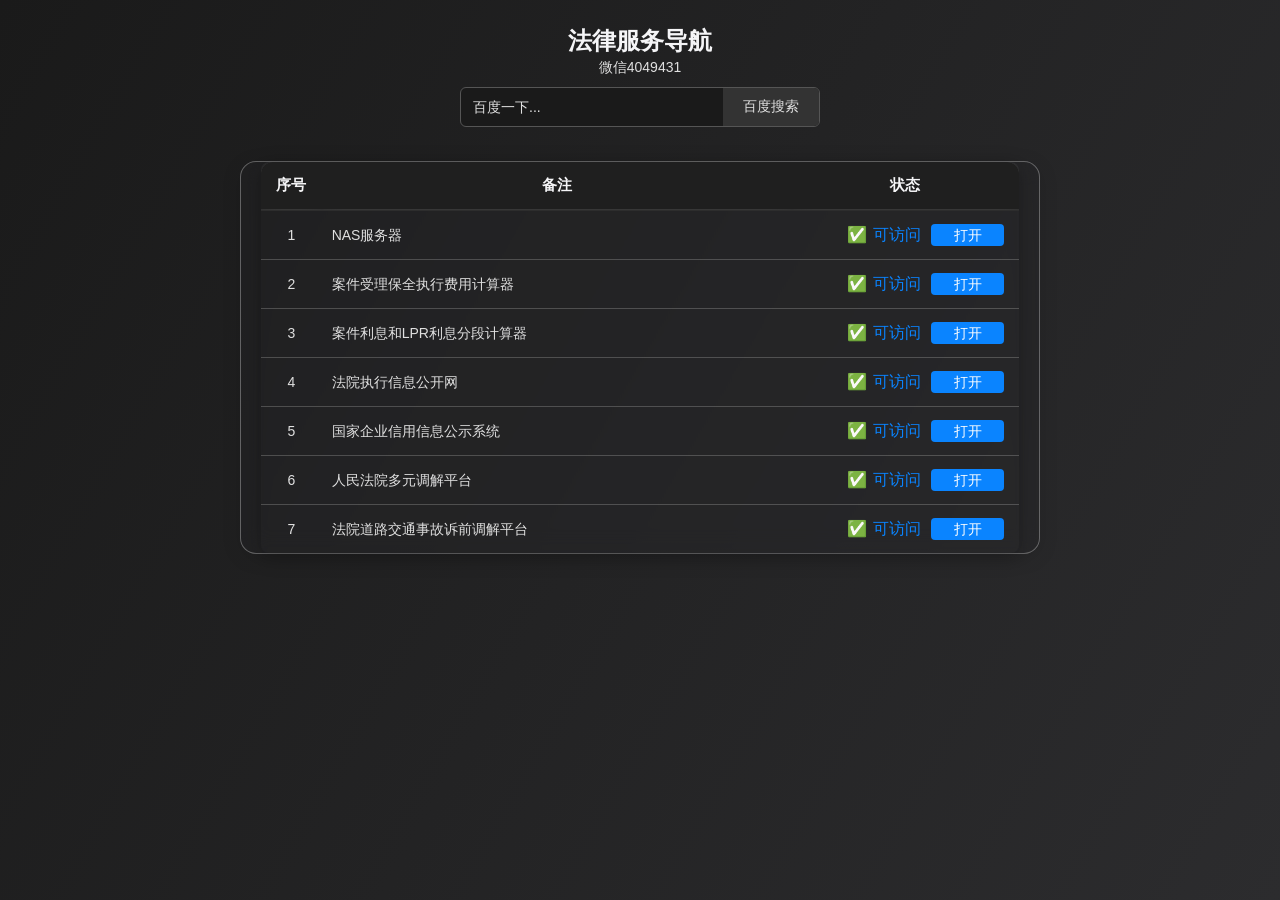
<file: index.htm>
<html lang="zh-CN">
<head>
    <meta charset="utf-8">
    <meta name="viewport" content="width=device-width, initial-scale=1, shrink-to-fit=no">
    <link rel="favicon" href="favicon.ico">
    <title>法律服务导航</title>
    <meta name="keywords" content="法律服务" />
    <meta name="description" content="法律服务" />
    <link rel="stylesheet" href="style.css" type="text/css" />
    
    <style>
        body {
            display: flex;
            flex-direction: column;
            justify-content: flex-start;
            align-items: center;
            padding-top: 25px; 
            margin: 0;
            box-sizing: border-box;
            height: 100vh;
        }

        header {
            margin-bottom: 12px; 
            text-align: center;
            width: 100%;
            max-width: 400px; 
            padding: 0 20px;
            box-sizing: border-box;
        }

        header h1 {
            margin: 0 0 2px 0;
            font-size: 24px;
        }

        /* 微信文字：字号14 #e0e0e0 同表格备注 */
        header span {
            display: block;
            margin-bottom: 10px; 
            font-size: 14px;
            color: #e0e0e0;
        }

        /* 百度搜索框容器 */
        .search-box {
            display: flex;
            align-items: center;
            justify-content: center;
            width: 100%;
            margin: 0 auto 6px auto;
        }

        .search-box form {
            display: flex;
            width: 100%;
            border: 1px solid #555;
            border-radius: 6px;
            overflow: hidden;
            background-color: #1a1a1a;
            transition: border-color 0.3s ease;
        }

        .search-box form:focus-within {
            border-color: #999;
        }

        /* 输入框文字+占位 14 #e0e0e0 */
        .search-input {
            flex: 1;
            border: none;
            background: transparent;
            padding: 11px 12px;
            color: #e0e0e0;
            font-size: 14px;
            outline: none;
        }
        .search-input::placeholder {
            color: #e0e0e0 !important;
            opacity:1;
        }

        /* 搜索按钮文字同规格 */
        .search-btn {
            border: none;
            background-color: #333; 
            color: #e0e0e0;
            padding: 0 20px;
            font-size: 14px;
            cursor: pointer;
            transition: background-color 0.2s, color 0.2s;
        }
        .search-btn:hover {
            background-color: #444; 
            color: #ffffff;            
        }

        /* 表格区域 */
        .container {
            width: 100%;
            max-width: 800px; 
            padding: 0 20px;
            box-sizing: border-box;
        }
        .table-wrapper {
            max-height: 60vh; 
            overflow-y: auto;  
            border-radius: 8px;
            box-shadow: 0 4px 20px rgba(0,0,0,0.25);
            scroll-behavior: smooth;
        }
        table {
            width: 100%;
            border-collapse: collapse;
            table-layout: fixed; 
        }
        th, td {
            padding: 12px 10px !important; 
            line-height: 1.5 !important;   
            vertical-align: middle;        
            box-sizing: border-box;
        }
        thead th {
            position: sticky;
            top: 0;
            background-color: #1f1f1f; 
            z-index: 10;
            border-bottom: 2px solid #2d2d2d;
            text-align: center !important; 
        }
        tbody td {
            text-align: left; 
            color: #e0e0e0;
            font-size:14px;
        }
        table tr td:first-child {
            text-align: center !important; 
        }
        tbody tr {
            background-color: transparent;
            transition: background-color 0.35s cubic-bezier(0.25, 0.8, 0.25, 1);
        }
        tbody tr:hover {
            background-color: rgba(255, 255, 255, 0.05) !important; 
        }
        td a.memo-link {
            color: inherit;               
            text-decoration: none !important; 
            display: block;               
            width: 100%;
        }
        td a.memo-link:hover {
            opacity: 0.85;                   
        }
        td.status {
            white-space: nowrap; 
            overflow: hidden;
            text-overflow: clip;
            display: flex;                  
            justify-content: flex-end;      
            align-items: center;            
            height: 100%;                   
            padding-right: 15px !important; 
        }
        td.status span.status-text {
            margin-right: 10px;             
        }
        td.status a.open-link {
            display: inline-block;
            line-height: 1;
            padding: 4px 14px !important;   
            min-width: 45px;                
            text-align: center;
            margin: 0;
            vertical-align: middle;
            text-decoration: none;
            border-radius: 4px;             
        }
    </style>
</head>
<body class="dark-mode">
<header>
    <h1>法律服务导航</h1>
    <span>微信4049431</span>
    
    <div class="search-box">
        <form action="https://www.baidu.com/s" method="get" target="_blank">
            <input type="text" name="wd" class="search-input" placeholder="百度一下..." required>
            <button type="submit" class="search-btn">百度搜索</button>
        </form>
    </div>
</header>

<div class="container">
    <div class="table-wrapper">
        <table>
            <thead>
                <tr>
                    <th style="width: 8%;">序号</th>
                    <th style="width: 62%;">备注</th>
                    <th style="width: 30%;">状态</th>
                </tr>
            </thead>
            <tbody id="website-list">
                <tr data-url="http://5ddd.com/gaibian">
                    <td>1</td>
                    <td><a href="http://5ddd.com/gaibian" target="_blank" class="memo-link">NAS服务器</a></td>
                    <td class="status"></td>
                </tr>
                <tr data-url="http://tool.342652.xyz/ssf/">
                    <td>2</td>
                    <td><a href="http://tool.342652.xyz/ssf/" target="_blank" class="memo-link">案件受理保全执行费用计算器</a></td>
                    <td class="status"></td>
                </tr>
                <tr data-url="http://tool.342652.xyz/lpr/">
                    <td>3</td>
                    <td><a href="http://tool.342652.xyz/lpr/" target="_blank" class="memo-link">案件利息和LPR利息分段计算器</a></td>
                    <td class="status"></td>
                </tr>
                <tr data-url="https://zxgk.court.gov.cn/zhzxgk/">
                    <td>4</td>
                    <td><a href="https://zxgk.court.gov.cn/zhzxgk/" target="_blank" class="memo-link">法院执行信息公开网</a></td>
                    <td class="status"></td>
                </tr>
                <tr data-url="https://www.gsxt.gov.cn/index.html">
                    <td>5</td>
                    <td><a href="https://www.gsxt.gov.cn/index.html" target="_blank" class="memo-link">国家企业信用信息公示系统</a></td>
                    <td class="status"></td>
                </tr>
                <tr data-url="https://tiaojie.court.gov.cn/tjy/#/login">
                    <td>6</td>
                    <td><a href="https://tiaojie.court.gov.cn/tjy/#/login" target="_blank" class="memo-link">人民法院多元调解平台</a></td>
                    <td class="status"></td>
                </tr>
                    <tr data-url="https://jttj.court.gov.cn/#/homePageLogin/appraisal">
                    <td>7</td>
                    <td><a href="https://jttj.court.gov.cn/#/homePageLogin/appraisal" target="_blank" class="memo-link">法院道路交通事故诉前调解平台</a></td>
                    <td class="status"></td>
                </tr>
            </tbody>
        </table>
    </div>
</div>
<script src="check.js"></script>
</body>
</html>
</file>
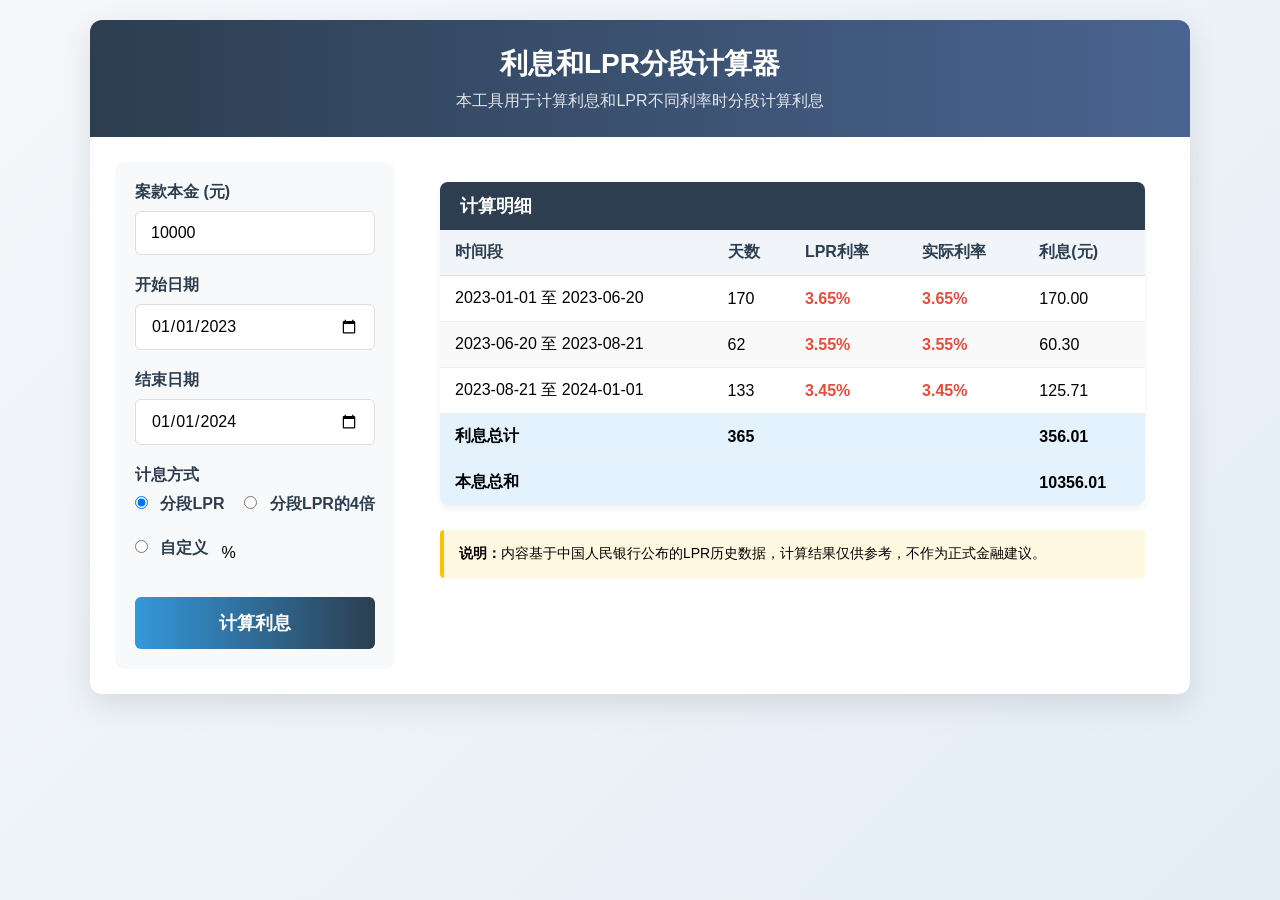
<file: lpr/index.htm>
<html lang="zh-CN">
<head>
    <meta charset="UTF-8">
    <link rel="Bookmark" href="http://www.fawu.xyz/favicon.ico">
    <title>利息和LPR分段计算器</title>
    <meta name = "keywords" content = "利息和LPR分段计算器">
    <style>
        * {
            box-sizing: border-box;
            margin: 0;
            padding: 0;
            font-family: 'Segoe UI', Tahoma, Geneva, Verdana, sans-serif;
        }
        
        body {
            background: linear-gradient(135deg, #f5f7fa 0%, #e4edf5 100%);
            min-height: 100vh;
            padding: 20px;
            display: flex;
            justify-content: center;
            align-items: flex-start; /* 页面内容从顶部开始对齐 */
        }
        
        .container {
            max-width: 1100px;
            width: 100%;
            background: white;
            border-radius: 12px;
            box-shadow: 0 10px 30px rgba(0, 0, 0, 0.1);
            overflow: hidden;
        }
        
        header {
            background: linear-gradient(to right, #2c3e50, #4a6491);
            color: white;
            padding: 25px 30px;
            text-align: center;
        }
        
        header h1 {
            font-size: 28px;
            margin-bottom: 8px;
        }
        
        header p {
            opacity: 0.85;
            font-size: 16px;
        }
        
        .content {
            display: flex;
            flex-wrap: wrap;
            padding: 25px;
            align-items: flex-start; /* 确保内容部分从左上角对齐 */
        }
        
        .input-section {
            flex: 1;
            min-width: 280px;
            max-width: 320px;
            padding: 20px;
            background: #f8f9fa;
            border-radius: 10px;
            margin-right: 25px;
            min-height: 400px; /* 设置固定高度，确保不同选项下高度一致 */
        }
        
        .result-section {
            flex: 3;
            min-width: 500px;
            padding: 20px;
        }
        
        .form-group {
            margin-bottom: 20px;
        }
        
        .form-group label {
            display: block;
            margin-bottom: 8px;
            font-weight: 600;
            color: #2c3e50;
        }
        
        .form-group input, 
        .form-group select {
            width: 100%;
            padding: 12px 15px;
            border: 1px solid #ddd;
            border-radius: 6px;
            font-size: 16px;
            background: white;
        }
        
        .radio-group {
            display: flex;
            gap: 20px;
            margin-bottom: 15px;
        }
        
        .radio-option {
            display: flex;
            align-items: center;
            cursor: pointer;
        }
        
        .radio-option input {
            width: auto;
            margin-right: 8px;
        }
        
        .custom-rate-row {
            display: flex;
            align-items: center;
            gap: 8px;
            margin-top: 8px;
        }
        
        .custom-rate-label {
            flex: 0 0 auto;
            padding-right: 10px;
        }
        
        .custom-rate-input-container {
            flex: 1;
        }
        
        .custom-rate-input {
            width: 100%;
            padding: 10px;
            border: 1px solid #ddd;
            border-radius: 4px;
            font-size: 14px;
            width: 60px;
            height: 30px;
        }
        
        .custom-rate-unit {
            width: 60px;
            padding: 5px;
        }

        /* 移除数字输入框的上下箭头 */
        input[type="number"] {
            -moz-appearance: textfield; /* Firefox */
        }
        
        input[type="number"]::-webkit-inner-spin-button,
        input[type="number"]::-webkit-outer-spin-button {
            -webkit-appearance: none; /* Chrome, Safari, Edge */
        }
        
        .calculate-btn {
            background: linear-gradient(to right, #3498db, #2c3e50);
            color: white;
            border: none;
            padding: 14px 20px;
            font-size: 18px;
            border-radius: 6px;
            cursor: pointer;
            width: 100%;
            font-weight: 600;
            transition: all 0.3s ease;
            margin-top: 10px;
        }
        
        .calculate-btn:hover {
            transform: translateY(-2px);
            box-shadow: 0 5px 15px rgba(52, 152, 219, 0.4);
        }
        
        .result-header {
            display: flex;
            justify-content: space-between;
            align-items: center;
            margin-bottom: 20px;
            padding-bottom: 15px;
            border-bottom: 1px solid #eee;
        }
        
        .result-header h2 {
            color: #2c3e50;
            font-size: 24px;
        }
        
        .summary {
            background: linear-gradient(to right, #f8f9fa, #e9ecef);
            border-radius: 8px;
            padding: 20px;
            margin-bottom: 25px;
            box-shadow: 0 4px 6px rgba(0, 0, 0, 0.05);
        }
        
        .total-amount-section {
            flex-basis: 100%;
            padding: 10px;
            border-top: 1px dashed #ccc;
            margin-top: 5px;
            display: flex;
            justify-content: space-between;
            align-items: center;
        }
        
        .total-amount-label {
            font-size: 16px;
            font-weight: 600;
            color: #2c3e50;
        }
        
        .total-amount-value {
            font-size: 22px;
            font-weight: 700;
            color: #e74c3c;
        }
        
        .details {
            background: white;
            border-radius: 8px;
            overflow: hidden;
            box-shadow: 0 4px 6px rgba(0, 0, 0, 0.05);
        }
        
        .details h3 {
            background: #2c3e50;
            color: white;
            padding: 12px 20px;
            font-size: 18px;
        }
        
        .table-container {
            overflow-x: auto;
        }
        
        table {
            width: 100%;
            border-collapse: collapse;
        }
        
        th {
            background: #f1f5f9;
            padding: 12px 15px;
            text-align: left;
            font-weight: 600;
            color: #2c3e50;
            border-bottom: 1px solid #ddd;
        }
        
        td {
            padding: 12px 15px;
            border-bottom: 1px solid #eee;
        }
        
        tr:last-child td {
            border-bottom: none;
        }
        
        tr:nth-child(even) {
            background-color: #f9f9f9;
        }
        
        .highlight {
            background-color: #e3f2fd !important;
            font-weight: 600;
        }
        
        .lpr-value {
            color: #e74c3c;
            font-weight: 600;
        }
        
        .multiplied {
            color: #27ae60;
            font-weight: 600;
        }
        
        .disclaimer {
            background: #fff8e1;
            border-left: 4px solid #ffc107;
            padding: 15px;
            margin-top: 25px;
            border-radius: 4px;
            font-size: 14px;
        }
        
        @media (max-width: 900px) {
            .content {
                flex-direction: column;
                padding: 15px;
            }
            
            .input-section {
                margin-right: 0;
                margin-bottom: 20px;
                max-width: 100%;
            }
            
            .result-section {
                min-width: 100%;
            }
        }
        
        @media (max-width: 500px) {
            .summary-item {
                flex-basis: 100%;
            }
        }
    </style>
</head>
<body>
    <div class="container">
        <header>
            <h1>利息和LPR分段计算器</h1>
            <p>本工具用于计算利息和LPR不同利率时分段计算利息</p>
        </header>
        
        <div class="content">
            <div class="input-section">
                <div class="form-group">
                    <label for="principal">案款本金 (元)</label>
                    <input type="number" id="principal" value="10000" min="1">
                </div>
                
                <div class="form-group">
                    <label for="start-date">开始日期</label>
                    <input type="date" id="start-date" value="2023-01-01">
                </div>
                
                <div class="form-group">
                    <label for="end-date">结束日期</label>
                    <input type="date" id="end-date" value="2024-01-01">
                </div>
                
                <div class="form-group">
                    <label>计息方式</label>
                    <div class="radio-group">
                        <label class="radio-option">
                            <input type="radio" name="interest-type" value="average" checked>
                            分段LPR
                        </label>
                        <label class="radio-option">
                            <input type="radio" name="interest-type" value="multiplied">
                            分段LPR的4倍
                        </label>
                    </div>
                    
                    <div class="custom-rate-row">
                        <label class="radio-option">
                            <input type="radio" name="interest-type" value="custom">
                            <span style="margin-right: 5px;">自定义</span>
                        </label>
                        <input type="number" id="custom-rate" class="custom-rate-input" placeholder="0.0" style="width: 55px; margin-right: 5px;">
                        <span style="margin-right: 5px;">%</span>
                        <select id="custom-rate-unit" class="custom-rate-unit" style="width: 50px; padding: 5px;">
                            <option value="year">年</option>
                            <option value="month">月</option>
                        </select>
                    </div>
                </div>
                
                <button id="calculate-btn" class="calculate-btn">计算利息</button>
            </div>
            
            <div class="result-section">
                <div class="details">
                    <h3>计算明细</h3>
                    <div class="table-container">
                        <table id="details-table">
                            <thead>
                                <tr>
                                    <th>时间段</th>
                                    <th>天数</th>
                                    <th>LPR利率</th>
                                    <th>实际利率</th>
                                    <th>利息(元)</th>
                                </tr>
                            </thead>
                            <tbody>
                                <tr>
                                    <td>2023-01-01 至 2023-06-20</td>
                                    <td>170</td>
                                    <td class="lpr-value">3.65%</td>
                                    <td class="lpr-value">3.65%</td>
                                    <td>170.00</td>
                                </tr>
                                <tr>
                                    <td>2023-06-20 至 2023-08-21</td>
                                    <td>62</td>
                                    <td class="lpr-value">3.55%</td>
                                    <td class="lpr-value">3.55%</td>
                                    <td>60.30</td>
                                </tr>
                                    <td>2023-08-21 至 2024-01-01</td>
                                    <td>133</td>
                                    <td class="lpr-value">3.45%</td>
                                    <td class="lpr-value">3.45%</td>
                                    <td>125.71</td>
                                </tr>
                                <tr class="highlight">
                                    <td><strong>利息总计</strong></td>
                                    <td><strong>365</strong></td>
                                    <td></td>
                                    <td></td>
                                    <td><strong>356.01</strong></td>
                                </tr>
                                <tr class="highlight">
                                    <td><strong>本息总和</strong></td>
                                    <td></td>
                                    <td></td>
                                    <td></td>
                                    <td><strong>10356.01</strong></td>
                                </tr>
                            </tbody>
                        </table>
                    </div>
                </div>
                
                <div class="disclaimer">
                    <p><strong>说明：</strong>内容基于中国人民银行公布的LPR历史数据，计算结果仅供参考，不作为正式金融建议。</p>
                </div>
            </div>
        </div>
    </div>

    <script>
        // DOM元素
        const principalInput = document.getElementById('principal');
        const startDateInput = document.getElementById('start-date');
        const endDateInput = document.getElementById('end-date');
        const calculateBtn = document.getElementById('calculate-btn');
        
        // 自定义利率相关元素
        const customRateInput = document.getElementById('custom-rate');
        const customRateUnitSelect = document.getElementById('custom-rate-unit');
        
        // 结果元素
        const detailsTable = document.getElementById('details-table');
        
        // LPR历史数据（2020年至今的1年期LPR）
        const lprHistory = [
            { date: '2019-08-20', rate: 4.25 },
            { date: '2019-09-20', rate: 4.20 },
            { date: '2019-11-20', rate: 4.15 },
            { date: '2020-02-20', rate: 4.05 },
            { date: '2020-04-20', rate: 3.85 },
            { date: '2021-12-20', rate: 3.80 },
            { date: '2022-01-20', rate: 3.70 },
            { date: '2022-08-22', rate: 3.65 },
            { date: '2023-06-20', rate: 3.55 },
            { date: '2023-08-21', rate: 3.45 },
            { date: '2024-07-22', rate: 3.35 },
            { date: '2024-10-21', rate: 3.10 },
            { date: '2025-08-20', rate: 3.00 }
        ];
        
        // 计算利息函数
        function calculateInterest() {
            // 获取输入值
            const principal = parseFloat(principalInput.value) || 1000000;
            const startDate = new Date(startDateInput.value);
            const endDate = new Date(endDateInput.value);
            const interestType = document.querySelector('input[name="interest-type"]:checked').value;
            let customRate = parseFloat(customRateInput.value) || 0;
            
            // 根据单位处理自定义利率
            if (interestType === 'custom') {
                const unit = customRateUnitSelect.value;
                // 如果是月利率，不需要进行转换
            }
            
            // 计算天数差
            const timeDiff = endDate - startDate;
            const days = Math.ceil(timeDiff / (1000 * 60 * 60 * 24));
            
            let periods = [];
            if (interestType === 'custom') {
                // 如果是自定义利率，则整个时间段使用同一利率
                periods = [
                    {
                        start: startDate,
                        end: endDate,
                        rate: customRate
                    }
                ];
            } else {
                // 获取LPR历史数据
                periods = getLprPeriods(startDate, endDate);
            }
            
            // 计算每个时段的利息
            let totalInterestVal = 0;
            let totalWeightedRate = 0;
            let totalDays = 0;
            
            const detailsRows = [];
            
            periods.forEach(period => {
                const periodDays = Math.ceil((period.end - period.start) / (1000 * 60 * 60 * 24));
                totalDays += periodDays;
                
                // 计算实际利率
                let actualRate = period.rate;
                if (interestType === 'multiplied') {
                    actualRate = period.rate * 4;
                }
                
                // 计算该时段利息
                let periodInterest;
                if (interestType === 'custom') {
                    const unit = customRateUnitSelect.value;
                    if (unit === 'month') {
                        // 如果是月利率，按月计算
                        const months = periodDays / 30; // 假设每月30天
                        periodInterest = principal * (actualRate / 100) * months;
                    } else {
                        // 年利率按天计算
                        periodInterest = principal * (actualRate / 100) * (periodDays / 365);
                    }
                } else {
                    // 年利率按天计算
                    periodInterest = principal * (actualRate / 100) * (periodDays / 365);
                }
                
                totalInterestVal += periodInterest;
                totalWeightedRate += period.rate * periodDays;
                
                // 添加到明细
                detailsRows.push({
                    start: formatDate(period.start),
                    end: formatDate(period.end),
                    days: periodDays,
                    lprRate: period.rate,
                    actualRate: actualRate,
                    interest: periodInterest
                });
            });
            
            // 计算分段LPR
            const avgLpr = totalWeightedRate / totalDays;
            
            // 计算实际平均利率
            let actualAvgRate = avgLpr;
            if (interestType === 'multiplied') {
                actualAvgRate = avgLpr * 4;
            }
            
            // 更新结果
            updateResults(principal, days, totalInterestVal, detailsRows);
        }
        
        // 获取时间段内的LPR变化
        function getLprPeriods(startDate, endDate) {
            const periods = [];
            let currentDate = new Date(startDate);
            
            // 获取所有在时间段内的LPR变化点
            const lprChanges = lprHistory
                .map(item => ({
                    date: new Date(item.date),
                    rate: item.rate
                }))
                .filter(item => item.date > startDate && item.date <= endDate)
                .sort((a, b) => a.date - b.date);
            
            // 如果没有变化点，整个时间段使用初始LPR
            if (lprChanges.length === 0) {
                const initialRate = getLprRate(startDate);
                periods.push({
                    start: startDate,
                    end: endDate,
                    rate: initialRate
                });
                return periods;
            }
            
            // 添加第一个时间段（从开始日期到第一个变化点）
            const initialRate = getLprRate(startDate);
            periods.push({
                start: startDate,
                end: new Date(lprChanges[0].date),
                rate: initialRate
            });
            
            // 添加中间时间段
            for (let i = 0; i < lprChanges.length - 1; i++) {
                periods.push({
                    start: new Date(lprChanges[i].date),
                    end: new Date(lprChanges[i + 1].date),
                    rate: lprChanges[i].rate
                });
            }
            
            // 添加最后时间段（从最后一个变化点到结束日期）
            periods.push({
                start: new Date(lprChanges[lprChanges.length - 1].date),
                end: endDate,
                rate: lprChanges[lprChanges.length - 1].rate
            });
            
            return periods;
        }
        
        // 获取指定日期的LPR
        function getLprRate(date) {
            // 找到在指定日期之前的最新LPR
            for (let i = lprHistory.length - 1; i >= 0; i--) {
                const lprDate = new Date(lprHistory[i].date);
                if (lprDate <= date) {
                    return lprHistory[i].rate;
                }
            }
            // 默认返回最近的LPR
            return lprHistory[lprHistory.length - 1].rate;
        }
        
        // 更新结果
        function updateResults(principal, days, totalInterestVal, detailsRows) {
            // 更新明细表格
            let tableHtml = `
                <thead>
                    <tr>
                        <th>时间段</th>
                        <th>天数</th>
                        <th>LPR利率</th>
                        <th>实际利率</th>
                        <th>利息(元)</th>
                    </tr>
                </thead>
                <tbody>
            `;
            
            detailsRows.forEach(row => {
                const interestType = document.querySelector('input[name="interest-type"]:checked').value;
                const lprClass = interestType === 'multiplied' && row.actualRate !== row.lprRate ? 'multiplied' : 'lpr-value';
                
                tableHtml += `
                    <tr>
                        <td>${row.start} 至 ${row.end}</td>
                        <td>${row.days}</td>
                        <td class="lpr-value">${row.lprRate.toFixed(2)}%</td>
                        <td class="${lprClass}">${row.actualRate.toFixed(2)}%</td>
                        <td>${row.interest.toFixed(2)}</td>
                    </tr>
                `;
            });
            
            // 添加利息总计行和本息总和行
            const interestType = document.querySelector('input[name="interest-type"]:checked').value;
            const lprClass = interestType === 'multiplied' ? 'multiplied' : 'lpr-value';
            
            tableHtml += `
                <tr class="highlight">
                    <td><strong>利息总计</strong></td>
                    <td><strong>${days}</strong></td>
                    <td></td>
                    <td class="${lprClass}"></td>
                    <td><strong>${totalInterestVal.toFixed(2)}</strong></td>
                </tr>
                <tr class="highlight">
                    <td><strong>本息总和</strong></td>
                    <td></td>
                    <td></td>
                    <td></td>
                    <td><strong>${(principal + totalInterestVal).toFixed(2)}</strong></td>
                </tr>
            `;
            
            tableHtml += '</tbody>';
            detailsTable.innerHTML = tableHtml;
        }
        
        // 格式化日期为YYYY-MM-DD
        function formatDate(date) {
            const year = date.getFullYear();
            const month = String(date.getMonth() + 1).padStart(2, '0');
            const day = String(date.getDate()).padStart(2, '0');
            return `${year}-${month}-${day}`;
        }
        
        // 事件监听
        calculateBtn.addEventListener('click', calculateInterest);
        
        // 自定义利率选项显示/隐藏
        const interestTypeRadios = document.querySelectorAll('input[name="interest-type"]');
        interestTypeRadios.forEach(radio => {
            radio.addEventListener('change', function() {
                if (this.value === 'custom') {
                    customRateInput.style.display = 'inline-block';
                    customRateUnitSelect.style.display = 'inline-block';
                } else {
                    customRateInput.style.display = 'none';
                    customRateUnitSelect.style.display = 'none';
                }
            });
        });
        
        // 初始化，默认隐藏自定义利率输入框和单位选择
        customRateInput.style.display = 'none';
        customRateUnitSelect.style.display = 'none';
    </script>
</body>
</html>
</file>
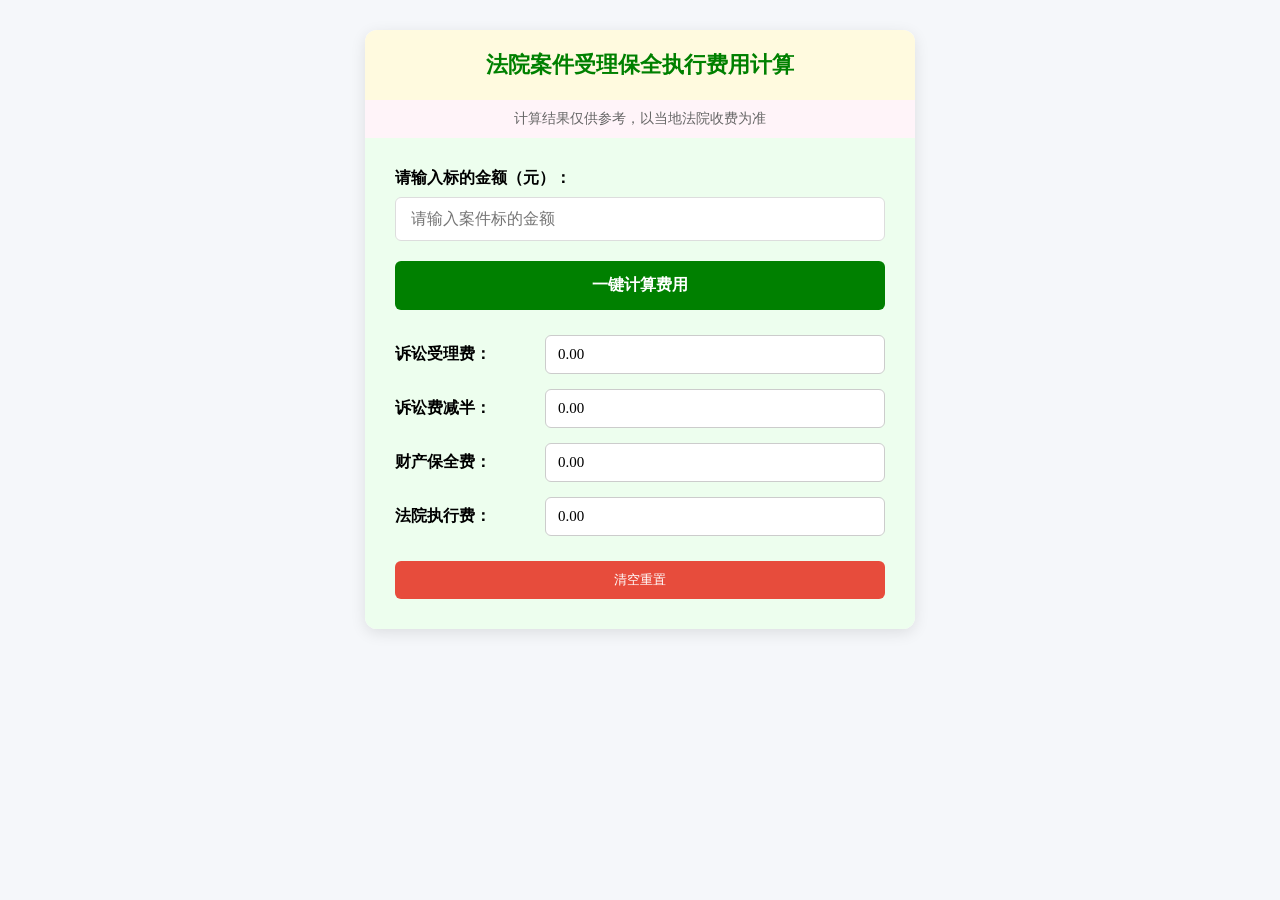
<file: ssf/index.htm>
<!DOCTYPE html>
<html lang="zh-CN">
<head>
    <meta charset="UTF-8">
    <link rel="Bookmark" href="http://www.fawu.xyz/favicon.ico">
    <title>案件受理费计算器</title>
    <style>
        *{margin:0;padding:0;box-sizing:border-box;}
        body{
            background:#f5f7fa;
            font-family:"微软雅黑",Microsoft YaHei;
            padding:30px 20px;
        }
        .container{
            max-width:550px;
            margin:0 auto;
            background:#fff;
            border-radius:12px;
            box-shadow:0 4px 15px rgba(0,0,0,0.1);
            overflow:hidden;
        }
        .title{
            background:#FFFADF;
            padding:20px;
            text-align:center;
            color:#008000;
            font-size:22px;
            font-weight:bold;
        }
        .tip{
            background:#FFF4F9;
            padding:10px;
            text-align:center;
            font-size:14px;
            color:#666;
        }
        .content{
            padding:30px;
            background:#EDFEEE;
        }
        .input-row{
            margin-bottom:20px;
        }
        .input-row label{
            font-size:16px;
            font-weight:bold;
            display:block;
            margin-bottom:8px;
        }
        .input-box{
            width:100%;
            padding:12px 15px;
            font-size:16px;
            border:1px solid #ddd;
            border-radius:6px;
            outline:none;
        }
        .calc-btn{
            width:100%;
            padding:14px;
            background:#008000;
            color:#fff;
            font-size:16px;
            font-weight:bold;
            border:none;
            border-radius:6px;
            cursor:pointer;
            margin-bottom:25px;
        }
        .calc-btn:hover{
            background:#006600;
        }
        .result-item{
            display:flex;
            align-items:center;
            margin-bottom:15px;
            font-size:16px;
        }
        .result-item label{
            width:150px;
            font-weight:bold;
        }
        .result-box{
            flex:1;
            padding:10px 12px;
            border:1px solid #ccc;
            border-radius:6px;
            background:#fff;
            font-size:15px;
        }
        .reset-btn{
            width:100%;
            padding:10px;
            background:#e74c3c;
            color:#fff;
            border:none;
            border-radius:6px;
            cursor:pointer;
            margin-top:10px;
        }
    </style>
</head>
<body>

<div class="container">
    <div class="title">法院案件受理保全执行费用计算</div>
    <div class="tip">计算结果仅供参考，以当地法院收费为准</div>
    
    <div class="content">
        <div class="input-row">
            <label>请输入标的金额（元）：</label>
            <input type="text" id="money" class="input-box" placeholder="请输入案件标的金额">
        </div>

        <button class="calc-btn" onclick="calcAll()">一键计算费用</button>

        <!-- 结果区域 -->
        <div class="result-item">
            <label>诉讼受理费：</label>
            <div id="res1" class="result-box">0.00</div>
        </div>
        <!-- 诉讼费减半 -->
        <div class="result-item">
            <label>诉讼费减半：</label>
            <div id="resHalf" class="result-box">0.00</div>
        </div>
        <div class="result-item">
            <label>财产保全费：</label>
            <div id="res2" class="result-box">0.00</div>
        </div>
        <div class="result-item">
            <label>法院执行费：</label>
            <div id="res3" class="result-box">0.00</div>
        </div>

        <button class="reset-btn" onclick="resetAll()">清空重置</button>
    </div>
</div>

<script>
// 一键计算全部
function calcAll(){
    var val = parseFloat(document.getElementById('money').value) || 0;
    var shou = calcShou(val);
    var bao = calcBao(val);
    var zhi = calcZhi(val);
    // 计算减半金额
    var half = shou / 2;
    
    document.getElementById('res1').innerText = shou.toFixed(2);
    document.getElementById('resHalf').innerText = half.toFixed(2);
    document.getElementById('res2').innerText = bao.toFixed(2);
    document.getElementById('res3').innerText = zhi.toFixed(2);
}

// 计算受理费
function calcShou(shuru){
    var result = 0;
    if (shuru>0 && shuru<=10000) result=50;
    else if (shuru>10000 && shuru<=100000) result=shuru*0.025-200;
    else if (shuru>100000 && shuru<=200000) result=shuru*0.02+300;
    else if (shuru>200000 && shuru<=500000) result=shuru*0.015+1300;
    else if (shuru>500000 && shuru<=1000000) result=shuru*0.01+3800;
    else if (shuru>1000000 && shuru<=2000000) result=shuru*0.009+4800;
    else if (shuru>2000000 && shuru<=5000000) result=shuru*0.008+6800;
    else if (shuru>5000000 && shuru<=10000000) result=shuru*0.007+11800;
    else if (shuru>10000000 && shuru<=20000000) result=shuru*0.006+21800;
    else if (shuru>20000000) result=shuru*0.005+41800;
    return result<0 ? 0 : result;
}

// 计算保全费
function calcBao(shuru){
    var result=0;
    if(shuru>0 && shuru<=1000) result=30;
    else if(shuru>1000 && shuru<=100000) result=shuru*0.01+20;
    else if(shuru>100000) result=shuru*0.005+520;
    if(result>=5000) result=5000;
    return result<0 ? 0 : result;
}

// 计算执行费
function calcZhi(shuru){
    var result=0;
    if(shuru>0 && shuru<10000) result=50;
    else if(shuru>=10000 && shuru<=500000) result=shuru*0.015-100;
    else if(shuru>=500000 && shuru<=5000000) result=shuru*0.01+2400;
    else if(shuru>10000000) result=shuru*0.001+67400;
    return result<0 ? 0 : result;
}

// 清空
function resetAll(){
    document.getElementById('money').value = '';
    document.getElementById('res1').innerText = '0.00';
    document.getElementById('resHalf').innerText = '0.00';
    document.getElementById('res2').innerText = '0.00';
    document.getElementById('res3').innerText = '0.00';
}
</script>

</body>
</html>
</file>
<file: style.css>
:root {
    --transition: 0.3s ease;
    --font-main: -apple-system, BlinkMacSystemFont, "Segoe UI", Helvetica, Arial, sans-serif;

    /* 暗色模式默认变量 */
    --bg-gradient: linear-gradient(120deg, #1a1a1a, #2c2c2e);
    --text-color: #f5f5f7;
    /* 将 table-bg 稍微调得更透明一点 */
    --table-bg: rgba(40,40,45,0.3);
    --thead-bg: rgba(255,255,255,0.1);
    --hover-bg: rgba(255,255,255,0.1);
    --border-color: rgba(255,255,255,0.2);
    --link-bg: #0a84ff;
    --link-hover-bg: #0062cc;
    --accessible-color: #0a84ff;
    --inaccessible-color: #d93025;
}

body {
    margin: 0;
    padding: 0;
    font-family: var(--font-main);
    display: flex;
    flex-direction: column;
    justify-content: center;
    align-items: center;
    min-height: 100vh;
    background: var(--bg-gradient);
    color: var(--text-color);
    transition: background var(--transition), color var(--transition);
}

header {
    text-align: center;
    margin: 0 20px 30px;
}

.title-bar {
    display: flex;
    align-items: center;
    justify-content: center;
    gap: 20px;
}

.title-bar h2 {
    font-size: 1.8rem;
    font-weight: 600;
    margin: 0;
    letter-spacing: -0.5px;
}

.theme-icon {
    background: none;
    border: none;
    font-size: 1.8rem;
    cursor: pointer;
    color: var(--text-color);
    transition: color var(--transition);
}

.container {
    /* 使用更加透明的前景背景，以便能看出后面被模糊的背景 */
    background: var(--table-bg);
    backdrop-filter: blur(12px);
    -webkit-backdrop-filter: blur(12px);
    border-radius: 16px;
    padding: 20px;
    max-width: 700px;
    width: 90%;
    box-shadow: 0 4px 20px rgba(0,0,0,0.1);
    border: 1px solid rgba(255,255,255,0.3);
    display: flex;
    flex-direction: column;
    align-items: stretch;
    transition: background var(--transition), border var(--transition);
}

table {
    border-collapse: collapse;
    width: 100%;
    border-radius: 12px;
    overflow: hidden;
    transition: background var(--transition);
}

thead {
    background: var(--thead-bg);
    transition: background var(--transition);
}

th {
    font-weight: 600;
    padding: 14px 16px;
    font-size: 0.95rem;
    text-align: left;
    border-bottom: 1px solid var(--border-color);
    backdrop-filter: blur(10px);
    -webkit-backdrop-filter: blur(10px);
}

td {
    padding: 14px 16px;
    font-size: 0.95rem;
    border-bottom: 1px solid var(--border-color);
    vertical-align: middle;
    transition: background var(--transition);
}

tr:last-child td {
    border-bottom: none;
}

tbody tr:hover td {
    background: var(--hover-bg);
}

.status {
    font-size: 1rem;
    display: flex;
    align-items: center;
}

.loading {
    color: #aaa;
    position: relative;
}

.loading::after {
    content: "检测中…";
}

.accessible {
    color: var(--accessible-color);
    font-weight: 500;
}

.inaccessible {
    color: var(--inaccessible-color);
    font-weight: 500;
}

.accessible::before,
.inaccessible::before {
    margin-right: 6px;
}

.accessible::before {
    content: "✅";
}

.inaccessible::before {
    content: "❌";
}

a.open-link {
    display: inline-block;
    margin-left: 12px;
    background: var(--link-bg);
    color: #fff;
    text-decoration: none;
    border-radius: 6px;
    padding: 4px 10px;
    font-size: 0.9rem;
    transition: background var(--transition);
}
a.open-link:hover {
    background: var(--link-hover-bg);
}

.big-button {
    display: block;
    width: 100%;
    background: var(--link-bg);
    color: #fff;
    border: none;
    border-radius: 8px;
    font-size: 1.2rem;
    padding: 14px 0;
    cursor: pointer;
    margin-top: 20px;
    transition: background var(--transition);
    text-align: center;
    box-sizing: border-box;
}
.big-button:hover {
    background: var(--link-hover-bg);
}

@media (max-width: 600px) {
    th, td {
        font-size: 0.9rem;
        padding: 10px 12px;
    }
    .title-bar h2 {
        font-size: 1.6rem;
    }
}
</file>
